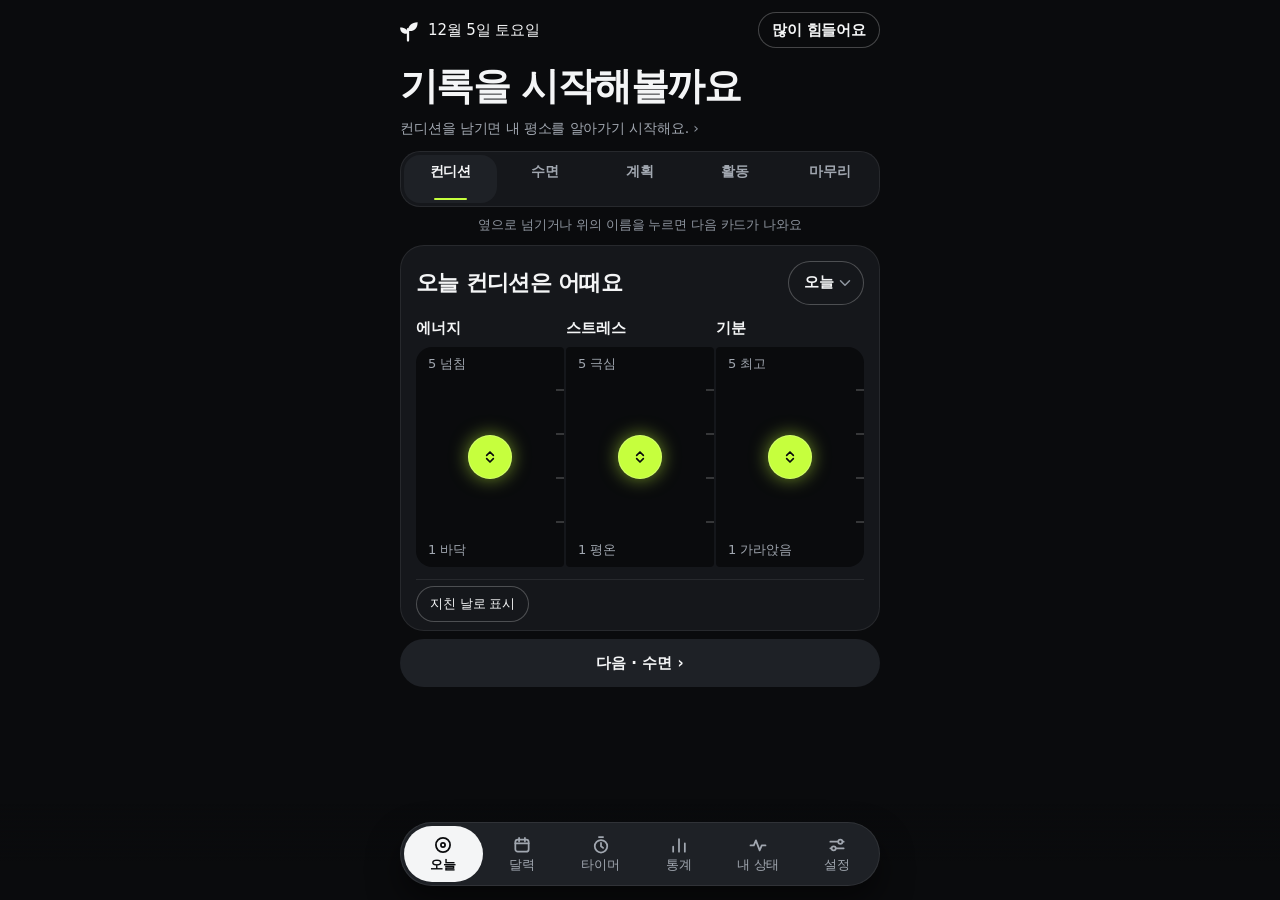
<file: index.html>
<!doctype html>
<html lang="ko">
<head>
  <meta charset="utf-8">
  <meta name="viewport" content="width=device-width, initial-scale=1, viewport-fit=cover">
  <meta name="description" content="운동·공부·수면·회복과 계획을 한곳에서 챙기는 자기계발 도구">
  <title>그로우로그</title>
  <link rel="manifest" href="manifest.webmanifest">
  <link rel="icon" type="image/png" sizes="192x192" href="icons/icon-192.png">
  <link rel="apple-touch-icon" href="icons/apple-touch-icon.png">
  <meta name="mobile-web-app-capable" content="yes">
  <meta name="apple-mobile-web-app-capable" content="yes">
  <meta name="apple-mobile-web-app-title" content="그로우로그">
  <meta name="apple-mobile-web-app-status-bar-style" content="black">
  <meta name="theme-color" content="#0a0b0d">
  <script>
    // 라이트 테마를 고른 사람에게 어두운 화면이 먼저 비치지 않게 그리기 전에 테마를 정한다
    try {
      document.documentElement.dataset.theme = JSON.parse(localStorage.getItem('growlog:v1')).theme;
    } catch {}
  </script>
  <link rel="stylesheet" href="css/styles.css">
  <script type="module" src="js/app.js"></script>
</head>
<body>
  <div class="app">
    <header class="topbar">
      <a class="brand" href="#/today" aria-label="그로우로그 오늘 화면">
        <svg viewBox="0 0 32 32" aria-hidden="true"><path d="M16 28V15" stroke="currentColor" stroke-width="2.6" stroke-linecap="round" fill="none"/><path d="M16 17c0-6 4-10 11-10 0 7-4 11-11 10Z" fill="currentColor"/><path d="M16 20c0-4-3-7-9-7 0 5 3 8 9 7Z" fill="currentColor"/></svg>
        <span id="top-label">그로우로그</span>
      </a>
      <a class="help-link" href="#/help">많이 힘들어요</a>
    </header>
    <nav class="tabs" aria-label="주요 메뉴">
      <a class="tab" href="#/today" data-nav="today">
        <svg viewBox="0 0 24 24" aria-hidden="true"><circle cx="12" cy="12" r="8.5"/><circle cx="12" cy="12" r="2.5"/></svg>
        <span>오늘</span>
      </a>
      <a class="tab" href="#/calendar" data-nav="calendar">
        <svg viewBox="0 0 24 24" aria-hidden="true"><rect x="4" y="5.5" width="16" height="14.5" rx="3"/><path d="M4 10h16M8.5 3.5v4M15.5 3.5v4"/></svg>
        <span>달력</span>
      </a>
      <a class="tab" href="#/timer" data-nav="timer">
        <svg viewBox="0 0 24 24" aria-hidden="true"><circle cx="12" cy="13.5" r="7.5"/><path d="M12 9.5v4l2.5 2M9.5 2.5h5"/></svg>
        <span>타이머</span>
      </a>
      <a class="tab" href="#/stats" data-nav="stats">
        <svg viewBox="0 0 24 24" aria-hidden="true"><path d="M5 20v-6M12 20V5M19 20v-10"/></svg>
        <span>통계</span>
      </a>
      <a class="tab" href="#/recovery" data-nav="recovery">
        <svg viewBox="0 0 24 24" aria-hidden="true"><path d="M3 12.5h4l2.5-6 4.5 12 2.5-6h4.5"/></svg>
        <span>내 상태</span>
      </a>
      <a class="tab" href="#/settings" data-nav="settings">
        <svg viewBox="0 0 24 24" aria-hidden="true"><path d="M4 8h9M19 8h1M20 16h-9M5 16H4"/><circle cx="16" cy="8" r="2.5"/><circle cx="8" cy="16" r="2.5"/></svg>
        <span>설정</span>
      </a>
    </nav>
    <div id="save-warning" class="save-warning" role="alert" hidden>기록을 저장하지 못하고 있어요. 저장 공간을 확인하고, 설정에서 백업을 받아두세요.</div>
    <main id="view" class="view" tabindex="-1"></main>
  </div>
  <div id="tooltip" class="tooltip" role="tooltip" hidden></div>
  <div id="toast" class="toast" role="status" aria-live="polite"></div>
  <div id="announce" class="sr-only" aria-live="polite"></div>
</body>
</html>
</file>
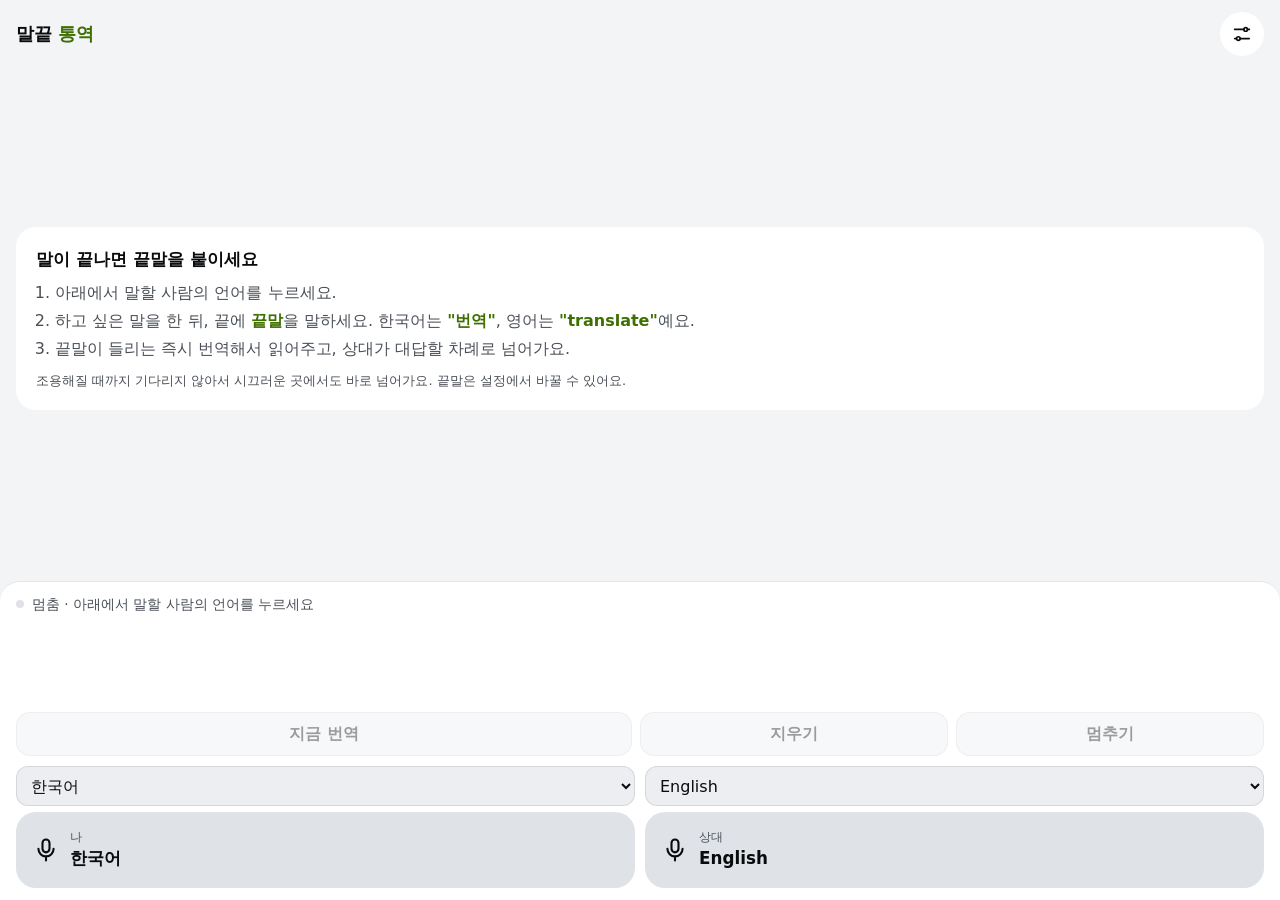
<file: interpreter/index.html>
<!doctype html>
<html lang="ko">
<head>
  <meta charset="utf-8">
  <meta name="viewport" content="width=device-width, initial-scale=1, viewport-fit=cover">
  <meta name="description" content="말 끝에 정해둔 낱말을 말하면 바로 번역해서 읽어주는 통역기">
  <title>말끝 통역</title>
  <meta name="theme-color" content="#0a0b0d">
  <meta name="apple-mobile-web-app-capable" content="yes">
  <meta name="mobile-web-app-capable" content="yes">
  <meta name="apple-mobile-web-app-title" content="말끝 통역">
  <link rel="icon" type="image/png" sizes="192x192" href="../icons/icon-192.png">
  <style>
    :root {
      color-scheme: dark;
      --page: #0a0b0d;
      --surface: #15171b;
      --surface-2: #1e2126;
      --surface-3: #25282e;
      --ink: #f4f5f6;
      --ink-2: #a1a7b0;
      --border: rgba(255, 255, 255, 0.1);
      --accent: #c6ff3d;
      --on-accent: #0a0b0d;
      --accent-line: #c6ff3d;
      --partner: #7dd3fc;
      --on-partner: #0a0b0d;
      --mark: rgba(198, 255, 61, 0.22);
      --critical: #ff8a80;
      --radius: 20px;
      --font: -apple-system, BlinkMacSystemFont, "Pretendard", "Apple SD Gothic Neo", "Noto Sans KR", "Noto Sans CJK KR", "Segoe UI", system-ui, sans-serif;
    }
    @media (prefers-color-scheme: light) {
      :root {
        color-scheme: light;
        --page: #f3f4f6;
        --surface: #ffffff;
        --surface-2: #eceef1;
        --surface-3: #dfe2e7;
        --ink: #0a0b0d;
        --ink-2: #4b5058;
        --border: rgba(10, 11, 13, 0.1);
        --accent-line: #3f6f00;
        --partner: #0369a1;
        --on-partner: #ffffff;
        --mark: rgba(63, 111, 0, 0.16);
        --critical: #b42318;
      }
    }

    * { box-sizing: border-box; }
    html, body { height: 100%; }
    body {
      margin: 0;
      background: var(--page);
      color: var(--ink);
      font-family: var(--font);
      line-height: 1.5;
      display: grid;
      grid-template-rows: auto 1fr auto;
      height: 100dvh;
      -webkit-tap-highlight-color: transparent;
    }
    button, select, input { font: inherit; color: inherit; }
    button { cursor: pointer; }
    button:disabled { cursor: default; opacity: 0.4; }
    :focus-visible { outline: 2px solid var(--accent-line); outline-offset: 2px; }

    .top {
      display: flex;
      align-items: center;
      justify-content: space-between;
      padding: max(12px, env(safe-area-inset-top)) 16px 8px;
    }
    .top h1 { margin: 0; font-size: 1.15rem; letter-spacing: -0.01em; }
    .top h1 span { color: var(--accent-line); }
    .icon-btn {
      width: 44px; height: 44px;
      display: grid; place-items: center;
      border: 0; border-radius: 50%;
      background: var(--surface);
    }
    .icon-btn svg { width: 22px; height: 22px; fill: none; stroke: currentColor; stroke-width: 1.8; stroke-linecap: round; stroke-linejoin: round; }

    .log {
      overflow-y: auto;
      padding: 8px 16px 16px;
      display: flex;
      flex-direction: column;
      gap: 12px;
    }
    .guide {
      margin: auto 0;
      padding: 20px;
      border-radius: var(--radius);
      background: var(--surface);
      color: var(--ink-2);
    }
    .guide h2 { margin: 0 0 8px; color: var(--ink); font-size: 1.05rem; }
    .guide ol { margin: 0; padding-left: 1.2em; }
    .guide li + li { margin-top: 4px; }
    .guide b { color: var(--accent-line); font-weight: 600; }

    .entry {
      max-width: 92%;
      padding: 12px 16px;
      border-radius: var(--radius);
      background: var(--surface);
      border: 1px solid var(--border);
    }
    .entry.from-a { align-self: flex-end; border-bottom-right-radius: 6px; }
    .entry.from-b { align-self: flex-start; border-bottom-left-radius: 6px; }
    .entry .src { margin: 0; color: var(--ink-2); font-size: 0.92rem; }
    .entry .tag {
      display: inline-block;
      margin-right: 6px;
      padding: 0 8px;
      border-radius: 999px;
      background: var(--surface-3);
      font-size: 0.75rem;
      vertical-align: 1px;
    }
    .entry .out { margin: 6px 0 0; font-size: 1.35rem; line-height: 1.4; font-weight: 600; overflow-wrap: anywhere; }
    .entry.from-a .out { color: var(--accent-line); }
    .entry.from-b .out { color: var(--partner); }
    .entry .out.pending { color: var(--ink-2); font-weight: 400; font-size: 1rem; }
    .entry .out.error { color: var(--critical); font-size: 1rem; }
    .entry .why { margin: 2px 0 0; color: var(--ink-2); font-size: 0.75rem; overflow-wrap: anywhere; }
    .entry-actions { display: flex; align-items: center; gap: 10px; margin-top: 8px; }
    .entry-actions:empty { display: none; }
    .entry-actions button {
      min-height: 36px;
      padding: 0 14px;
      border: 1px solid var(--border);
      border-radius: 999px;
      background: var(--surface-2);
      font-size: 0.85rem;
    }
    .engine { color: var(--ink-2); font-size: 0.75rem; }

    .dock {
      padding: 12px 16px max(12px, env(safe-area-inset-bottom));
      background: var(--surface);
      border-top: 1px solid var(--border);
      border-radius: var(--radius) var(--radius) 0 0;
      display: grid;
      gap: 10px;
    }
    .notice {
      margin: 0;
      padding: 10px 14px;
      border-radius: 12px;
      background: var(--surface-2);
      color: var(--critical);
      font-size: 0.9rem;
    }
    .notice[hidden] { display: none; }
    .live { min-height: 108px; }
    .status { margin: 0; color: var(--ink-2); font-size: 0.85rem; display: flex; align-items: center; gap: 8px; }
    .status::before {
      content: "";
      width: 8px; height: 8px;
      border-radius: 50%;
      background: var(--surface-3);
      flex: none;
    }
    [data-phase="listening"] .status::before { background: var(--accent); animation: pulse 1.2s ease-in-out infinite; }
    [data-phase="translating"] .status::before, [data-phase="speaking"] .status::before { background: var(--partner); }
    @keyframes pulse { 50% { opacity: 0.25; } }
    @media (prefers-reduced-motion: reduce) { [data-phase="listening"] .status::before { animation: none; } }
    .live-text {
      margin: 6px 0 0;
      font-size: 1.25rem;
      line-height: 1.4;
      max-height: 5.6em;
      overflow-y: auto;
      overflow-wrap: anywhere;
    }
    .live-text.empty::before { content: "…"; color: var(--ink-2); }
    .live-text mark { background: var(--mark); color: var(--accent-line); border-radius: 6px; padding: 0 4px; }
    .hint { margin: 4px 0 0; color: var(--ink-2); font-size: 0.9rem; }
    .hint:empty { display: none; }

    .actions { display: grid; grid-template-columns: 2fr 1fr 1fr; gap: 8px; }
    .actions button {
      min-height: 44px;
      border: 1px solid var(--border);
      border-radius: 14px;
      background: var(--surface-2);
      font-weight: 600;
    }
    .actions #send-now:not(:disabled) { background: var(--ink); color: var(--page); border-color: transparent; }

    .speakers { display: grid; grid-template-columns: 1fr 1fr; gap: 10px; }
    .speaker { display: grid; gap: 6px; min-width: 0; }
    .speaker select {
      width: 100%;
      min-height: 40px;
      padding: 0 10px;
      border: 1px solid var(--border);
      border-radius: 12px;
      background: var(--surface-2);
    }
    .mic {
      min-height: 76px;
      display: grid;
      grid-template-columns: auto 1fr;
      align-items: center;
      gap: 10px;
      padding: 0 14px;
      border: 2px solid transparent;
      border-radius: var(--radius);
      background: var(--surface-3);
      text-align: left;
      min-width: 0;
    }
    .mic svg { width: 28px; height: 28px; fill: none; stroke: currentColor; stroke-width: 1.8; stroke-linecap: round; }
    .mic-who { display: block; font-size: 0.75rem; color: var(--ink-2); }
    .mic-lang { display: block; font-weight: 700; font-size: 1.05rem; overflow: hidden; text-overflow: ellipsis; white-space: nowrap; }
    .mic > span { min-width: 0; }
    #mic-a.on { background: var(--accent); color: var(--on-accent); }
    #mic-b.on { background: var(--partner); color: var(--on-partner); }
    .mic.on .mic-who { color: inherit; opacity: 0.75; }

    dialog {
      width: min(440px, calc(100% - 32px));
      max-height: calc(100dvh - 32px);
      padding: 20px;
      border: 1px solid var(--border);
      border-radius: var(--radius);
      background: var(--surface);
      color: var(--ink);
    }
    dialog::backdrop { background: rgba(0, 0, 0, 0.55); }
    dialog h2 { margin: 0 0 12px; font-size: 1.1rem; }
    dialog h3 { margin: 18px 0 8px; font-size: 0.9rem; color: var(--ink-2); font-weight: 600; }
    .field { display: grid; gap: 4px; margin-bottom: 10px; font-size: 0.9rem; }
    .field input[type="text"] {
      min-height: 44px;
      padding: 0 12px;
      border: 1px solid var(--border);
      border-radius: 12px;
      background: var(--surface-2);
      font-size: 1rem;
    }
    .field input[type="range"] { width: 100%; accent-color: var(--accent-line); }
    .field-head { display: flex; justify-content: space-between; }
    .help { margin: 0 0 10px; color: var(--ink-2); font-size: 0.8rem; }
    .switch { display: flex; align-items: center; gap: 10px; min-height: 44px; font-size: 0.95rem; }
    .switch input { width: 20px; height: 20px; accent-color: var(--accent-line); flex: none; }
    .link-btn { padding: 0; border: 0; background: none; color: var(--accent-line); font-size: 0.85rem; text-decoration: underline; min-height: 32px; }
    .dialog-actions { display: flex; justify-content: flex-end; margin-top: 16px; }
    .dialog-actions button {
      min-height: 44px; padding: 0 22px;
      border: 0; border-radius: 14px;
      background: var(--ink); color: var(--page); font-weight: 600;
    }
  </style>
  <script type="module" src="app.js"></script>
</head>
<body data-phase="idle">
  <header class="top">
    <h1>말끝 <span>통역</span></h1>
    <button id="open-settings" class="icon-btn" type="button" aria-label="설정">
      <svg viewBox="0 0 24 24" aria-hidden="true"><path d="M4 7h10M18 7h2M4 17h2M10 17h10"/><circle cx="16" cy="7" r="2"/><circle cx="8" cy="17" r="2"/></svg>
    </button>
  </header>

  <main id="log" class="log" aria-live="polite">
    <section class="guide">
      <h2>말이 끝나면 끝말을 붙이세요</h2>
      <ol>
        <li>아래에서 말할 사람의 언어를 누르세요.</li>
        <li>하고 싶은 말을 한 뒤, 끝에 <b>끝말</b>을 말하세요. 한국어는 <b>"번역"</b>, 영어는 <b>"translate"</b>예요.</li>
        <li>끝말이 들리는 즉시 번역해서 읽어주고, 상대가 대답할 차례로 넘어가요.</li>
      </ol>
      <p class="help" style="margin: 10px 0 0">조용해질 때까지 기다리지 않아서 시끄러운 곳에서도 바로 넘어가요. 끝말은 설정에서 바꿀 수 있어요.</p>
    </section>
  </main>

  <section class="dock" aria-label="듣기">
    <p id="notice" class="notice" role="alert" hidden></p>
    <div class="live">
      <p id="status" class="status"></p>
      <p id="live-text" class="live-text" aria-live="polite"></p>
      <p id="hint" class="hint"></p>
    </div>
    <div class="actions">
      <button id="send-now" type="button">지금 번역</button>
      <button id="clear-now" type="button">지우기</button>
      <button id="stop" type="button">멈추기</button>
    </div>
    <div class="speakers">
      <div class="speaker">
        <select id="lang-a" aria-label="내 언어"></select>
        <button id="mic-a" class="mic" type="button" aria-pressed="false">
          <svg viewBox="0 0 24 24" aria-hidden="true"><rect x="9" y="3" width="6" height="11" rx="3"/><path d="M5.5 11a6.5 6.5 0 0 0 13 0M12 17.5V21"/></svg>
          <span><span class="mic-who">나</span><span class="mic-lang">한국어</span></span>
        </button>
      </div>
      <div class="speaker">
        <select id="lang-b" aria-label="상대 언어"></select>
        <button id="mic-b" class="mic" type="button" aria-pressed="false">
          <svg viewBox="0 0 24 24" aria-hidden="true"><rect x="9" y="3" width="6" height="11" rx="3"/><path d="M5.5 11a6.5 6.5 0 0 0 13 0M12 17.5V21"/></svg>
          <span><span class="mic-who">상대</span><span class="mic-lang">English</span></span>
        </button>
      </div>
    </div>
  </section>

  <dialog id="settings">
    <form method="dialog">
      <h2>설정</h2>
      <h3>끝말</h3>
      <label class="field"><span>나 · <span id="trig-a-name"></span></span>
        <input id="trig-a" type="text" autocomplete="off" autocapitalize="off" spellcheck="false">
      </label>
      <label class="field"><span>상대 · <span id="trig-b-name"></span></span>
        <input id="trig-b" type="text" autocomplete="off" autocapitalize="off" spellcheck="false">
      </label>
      <p class="help">쉼표로 여러 개를 쓸 수 있어요 (예: 번역, 번역해). 인식기가 잘 알아듣고, 평소 말 끝에 잘 안 오는 낱말이 좋아요. 비워두면 "지금 번역" 버튼으로만 보내요.</p>
      <button id="reset-triggers" class="link-btn" type="button">기본 끝말로 되돌리기</button>

      <h3>번역한 뒤</h3>
      <label class="switch"><input id="opt-speak" type="checkbox"> 번역한 말을 소리로 읽어주기</label>
      <label class="switch"><input id="opt-switch" type="checkbox"> 상대가 대답할 차례로 넘기기</label>
      <label class="switch"><input id="opt-awake" type="checkbox"> 듣는 동안 화면 켜두기</label>

      <h3>세부 조정</h3>
      <label class="field">
        <span class="field-head">끝말 확인 시간 <output id="wait-out"></output></span>
        <input id="opt-wait" type="range" min="0" max="1.5" step="0.1">
      </label>
      <p class="help">끝말이 들린 뒤 이만큼 더 들어보고 보내요. "번역가"처럼 끝말로 시작하는 낱말을 잘못 잡으면 늘리고, 더 빨리 넘기고 싶으면 줄이세요.</p>
      <label class="field">
        <span class="field-head">읽는 속도 <output id="rate-out"></output></span>
        <input id="opt-rate" type="range" min="0.6" max="1.6" step="0.1">
      </label>

      <div class="dialog-actions"><button value="close">닫기</button></div>
    </form>
  </dialog>
</body>
</html>
</file>
<file: css/styles.css>
/* 그로우로그 스타일 (볼트) — 색은 모두 :root 토큰으로 정하고, 라이트 테마는 같은 토큰을 다시 정의한다 */
:root {
  color-scheme: dark;
  --page: #0a0b0d;
  --surface: #15171b;
  --surface-2: #1e2126;
  --surface-3: #25282e;
  --ink: #f4f5f6;
  --ink-2: #a1a7b0;
  --muted: #8f96a0;
  --grid: rgba(255, 255, 255, 0.08);
  --axis: rgba(255, 255, 255, 0.18);
  --border: rgba(255, 255, 255, 0.08);
  --border-strong: rgba(255, 255, 255, 0.24);
  --focus: #c6ff3d;
  --primary-bg: #f4f5f6;
  --primary-ink: #0a0b0d;
  --accent: #c6ff3d; /* 면으로 쓰는 라임. 글자색은 언제나 --on-accent */
  --on-accent: #0a0b0d;
  --accent-line: #c6ff3d; /* 선과 글자로 쓰는 라임. 라이트에서는 진한 초록으로 바뀐다 */
  --glow: rgba(198, 255, 61, 0.55);
  --success: #c6ff3d;
  /* 영역 색: 사용자가 영역마다 하나씩 고른다 */
  --s0: #6b7078;
  --s1: #c6ff3d;
  --s2: #7dd3fc;
  --s3: #c4b5fd;
  --s4: #fdba74;
  --s5: #f9a8d4;
  --s6: #5eead4;
  --s7: #3b82f6;
  --s8: #f87171;
  --s9: #fde047;
  --s10: #d1d5db;
  --critical: #d03b3b; /* 저장 실패처럼 앱 자체의 문제에만 쓴다 */
  --critical-text: #ff8a80;
  --float-shadow: 0 16px 32px rgba(0, 0, 0, 0.5);
  --radius: 24px;
  --gutter: 20px;
  --font: -apple-system, BlinkMacSystemFont, "Pretendard", "Apple SD Gothic Neo", "Noto Sans KR", "Noto Sans CJK KR", "Segoe UI", system-ui, sans-serif;
}

@media (prefers-color-scheme: light) {
  :root[data-theme="auto"] {
    color-scheme: light;
    --page: #f3f4f6;
    --surface: #ffffff;
    --surface-2: #eceef1;
    --surface-3: #dfe2e7;
    --ink: #0a0b0d;
    --ink-2: #4b5058;
    --muted: #5f646d;
    --grid: rgba(10, 11, 13, 0.08);
    --axis: rgba(10, 11, 13, 0.18);
    --border: rgba(10, 11, 13, 0.08);
    --border-strong: rgba(10, 11, 13, 0.24);
    --focus: #3f6f00;
    --primary-bg: #0a0b0d;
    --primary-ink: #f4f5f6;
    --accent-line: #3f6f00;
    --glow: transparent;
    --success: #3f6f00;
    --s0: #8a9099;
    --s1: #4f8a00;
    --s2: #0284c7;
    --s3: #7c3aed;
    --s4: #c2410c;
    --s5: #db2777;
    --s6: #0f766e;
    --s7: #2563eb;
    --s8: #9f1239;
    --s9: #a16207;
    --s10: #475569;
    --critical-text: #c02b2b;
  --float-shadow: 0 8px 24px rgba(10, 11, 13, 0.1);
  }
}
:root[data-theme="light"] {
  color-scheme: light;
  --page: #f3f4f6;
  --surface: #ffffff;
  --surface-2: #eceef1;
  --surface-3: #dfe2e7;
  --ink: #0a0b0d;
  --ink-2: #4b5058;
  --muted: #5f646d;
  --grid: rgba(10, 11, 13, 0.08);
  --axis: rgba(10, 11, 13, 0.18);
  --border: rgba(10, 11, 13, 0.08);
  --border-strong: rgba(10, 11, 13, 0.24);
  --focus: #3f6f00;
  --primary-bg: #0a0b0d;
  --primary-ink: #f4f5f6;
  --accent-line: #3f6f00;
  --glow: transparent;
  --success: #3f6f00;
  --s0: #8a9099;
  --s1: #4f8a00;
  --s2: #0284c7;
  --s3: #7c3aed;
  --s4: #c2410c;
  --s5: #db2777;
  --s6: #0f766e;
  --s7: #2563eb;
  --s8: #9f1239;
  --s9: #a16207;
  --s10: #475569;
  --critical-text: #c02b2b;
  --float-shadow: 0 8px 24px rgba(10, 11, 13, 0.1);
}

* { box-sizing: border-box; }
[hidden] { display: none !important; }
html { scroll-padding: calc(72px + env(safe-area-inset-top)) 0 calc(104px + env(safe-area-inset-bottom)); overscroll-behavior-x: none; -webkit-text-size-adjust: 100%; -webkit-tap-highlight-color: transparent; } /* 트랙패드로 카드를 옆으로 밀 때 브라우저 뒤로 가기가 함께 일어나지 않게 */
body {
  margin: 0;
  background: var(--page);
  color: var(--ink);
  font: 15px/1.5 var(--font);
  letter-spacing: -0.01em;
  -webkit-font-smoothing: antialiased;
  word-break: keep-all;
  overflow-wrap: anywhere; /* 띄어쓰기 없는 긴 이름도 화면 밖으로 나가지 않게 */
}
a { color: inherit; }
button { font: inherit; color: inherit; letter-spacing: inherit; }
a, button, label { touch-action: manipulation; } /* 두 번 탭 확대 지연 없애기 */
:focus-visible { outline: 2px solid var(--focus); outline-offset: 2px; }

/* 홈 화면 앱으로 실행할 때: 당겨서 새로고침과 글자 선택을 막아 앱처럼 동작하게 한다 */
@media (display-mode: standalone) {
  html, body { overscroll-behavior-y: none; }
  .topbar, .tabs, .btn, .chip, .seg-btn, .act, .fader, .stat-row, .fold-head, .more-toggle, .day-pill, .list-more, .plan-check, .plan-main, .cal-day, .deck-tab, .entry-edit { -webkit-user-select: none; user-select: none; }
}
/* 아이폰 앱 안의 웹뷰는 standalone으로 잡히지 않는다 */
.native, .native body { overscroll-behavior-y: none; }
.native :is(.topbar, .tabs, .btn, .chip, .seg-btn, .act, .fader, .stat-row, .fold-head, .more-toggle, .day-pill, .list-more, .plan-check, .plan-main, .cal-day, .deck-tab, .entry-edit) { -webkit-user-select: none; user-select: none; }
.native a { -webkit-touch-callout: none; }

/* ---------- 레이아웃 ---------- */
.app {
  max-width: 520px;
  margin: 0 auto;
  padding: 0 max(var(--gutter), env(safe-area-inset-right)) calc(116px + env(safe-area-inset-bottom)) max(var(--gutter), env(safe-area-inset-left));
}
.topbar {
  position: sticky;
  top: 0;
  z-index: 10;
  display: flex;
  align-items: center;
  justify-content: space-between;
  gap: 12px;
  min-height: 60px;
  margin-inline: calc(var(--gutter) * -1); /* 차트(.chart.bleed)처럼 여백까지 덮어 밑으로 지나가는 내용이 옆으로 보이지 않게 */
  padding: calc(8px + env(safe-area-inset-top)) var(--gutter) 8px;
  background: var(--page);
}
.brand {
  display: flex;
  align-items: center;
  gap: 6px;
  min-width: 0;
  min-height: 44px;
  font-size: 15px;
  font-weight: 500;
  text-decoration: none;
}
.brand svg { flex: none; width: 28px; height: 28px; margin-left: -6px; }
.brand span { overflow: hidden; text-overflow: ellipsis; white-space: nowrap; }
.brand.live::after { /* 글자가 말줄임으로 잘려도 점은 남도록 글자 칸 바깥에 둔다 */
  content: "";
  flex: none;
  width: 8px;
  height: 8px;
  margin-left: 2px;
  border-radius: 50%;
  background: var(--accent-line);
  box-shadow: 0 0 8px var(--glow);
}
.help-link {
  position: relative;
  flex: none;
  display: inline-flex;
  align-items: center;
  height: 36px;
  margin: 4px 0;
  padding: 0 14px;
  border-radius: 999px;
  box-shadow: inset 0 0 0 1px var(--border-strong);
  font-size: 15px;
  font-weight: 600;
  text-decoration: none;
}
.help-link::after, .btn.small::after, .chip.small::after { content: ""; position: absolute; inset: -5px 0; } /* 보이는 크기는 작아도 누르는 크기는 44px */
.tabs {
  position: fixed;
  right: max(var(--gutter), env(safe-area-inset-right));
  bottom: calc(14px + env(safe-area-inset-bottom));
  left: max(var(--gutter), env(safe-area-inset-left));
  z-index: 20;
  display: grid;
  grid-template-columns: repeat(6, minmax(0, 1fr));
  max-width: 480px;
  margin-inline: auto;
  padding: 4px;
  border-radius: 999px;
  background: var(--surface-2);
  box-shadow: inset 0 0 0 1px var(--border), var(--float-shadow);
}
body::after { /* 떠 있는 탭 아래로 글자가 비치지 않게 */
  content: "";
  position: fixed;
  inset: auto 0 0;
  z-index: 19;
  height: calc(96px + env(safe-area-inset-bottom));
  background: linear-gradient(to top, var(--page) 40%, transparent);
  pointer-events: none;
}
@media (pointer: coarse) { /* 글자를 치는 동안에는 탭이 키보드 바로 위에서 입력칸을 가리니 내린다 */
  html:has(input:not([type="date"], [type="time"]):focus) .tabs,
  html:has(input:not([type="date"], [type="time"]):focus) body::after { display: none; }
}
.tab {
  display: flex;
  flex-direction: column;
  align-items: center;
  justify-content: center;
  gap: 2px;
  min-height: 56px;
  border-radius: 999px;
  color: var(--ink-2);
  font-size: 13px;
  line-height: 16px;
  font-weight: 500;
  text-decoration: none;
}
.tab svg {
  width: 20px;
  height: 20px;
  fill: none;
  stroke: currentColor;
  stroke-width: 2.1;
  stroke-linecap: round;
  stroke-linejoin: round;
}
.tab[aria-current="page"] { background: var(--primary-bg); color: var(--primary-ink); font-weight: 600; }
.view:focus { outline: none; }

/* ---------- 공통 ---------- */
.page-head { margin: 4px 0 20px; }
h1 { margin: 0; font-size: 40px; line-height: 1.12; font-weight: 700; letter-spacing: -0.04em; }
.card {
  margin-bottom: 8px;
  padding: 16px;
  background: var(--surface);
  border-radius: var(--radius);
  box-shadow: inset 0 0 0 1px var(--border);
}
.card h2 { margin: 0 0 4px; font-size: 22px; line-height: 1.27; font-weight: 600; letter-spacing: -0.03em; }
.card h3 { margin: 0; font-size: 15px; font-weight: 600; }
.card h2 + .chips, .card h2 + .advice { margin-top: 12px; }
.card > details.table-view:only-child { margin: -8px 0; }
.card-head { display: flex; align-items: center; justify-content: space-between; gap: 8px; min-height: 36px; margin-bottom: 8px; }
.card-head h2 { margin: 0; }
.card-head .btn { flex: none; }
.sub { margin: 0 0 16px; color: var(--ink-2); font-size: 14px; }
.hint { color: var(--muted); font-size: 13px; font-weight: 500; }
.empty { margin: 4px 0 0; color: var(--ink-2); font-size: 14px; }
.row { display: flex; gap: 10px; }
.grow { flex: 1; min-width: 0; }
.stack { display: grid; grid-template-columns: minmax(0, 1fr); gap: 14px; }
.dot { flex: none; width: 8px; height: 8px; border-radius: 50%; }
.nowrap { white-space: nowrap; }
.mini-title { margin: 20px 0 4px !important; color: var(--ink-2); font-size: 13px !important; }

/* 버튼 */
.btn {
  position: relative;
  display: inline-flex;
  align-items: center;
  justify-content: center;
  gap: 6px;
  min-height: 48px;
  padding: 0 20px;
  border: 0;
  border-radius: 999px;
  background: var(--surface-2);
  color: var(--ink);
  font-weight: 600;
  text-decoration: none;
  cursor: pointer;
}
.btn.primary { background: var(--primary-bg); color: var(--primary-ink); }
.btn.ghost { background: transparent; color: var(--ink-2); }
.btn.danger { color: var(--critical-text); }
.btn.small { min-height: 36px; padding: 0 14px; font-size: 13px; font-weight: 500; }
.btn.outline { background: transparent; box-shadow: inset 0 0 0 1px var(--border-strong); }
.btn.block { width: 100%; }
.btn-row { display: flex; flex-wrap: wrap; gap: 8px; }
.btn-row.data-actions { display: grid; grid-template-columns: repeat(2, minmax(0, 1fr)); }
.icon-btn {
  display: grid;
  place-items: center;
  flex: none;
  width: 44px;
  height: 44px;
  margin-right: -10px;
  border: 0;
  border-radius: 50%;
  background: transparent;
  color: var(--muted);
  cursor: pointer;
}

/* 터치 화면에서는 hover가 눌린 채로 남으므로 마우스가 있을 때만 쓰고, 누를 때는 :active로 반응한다 */
@media (hover: hover) {
  .btn:hover { filter: brightness(1.15); }
  .icon-btn:hover { background: var(--surface-2); color: var(--ink); }
}
.btn:active, .chip:active, .seg-btn:active, .icon-btn:active, .tab:active, .act:active { opacity: 0.6; }

/* 칩·세그먼트 */
.chips { display: flex; flex-wrap: wrap; gap: 8px; }
.chip[aria-pressed="true"] .dot { box-shadow: 0 0 0 1.5px color-mix(in srgb, currentColor 45%, transparent); } /* 고른 칩 바탕과 색이 비슷해도 점이 보이게 */
.swatches { display: grid; grid-template-columns: repeat(5, 36px); justify-content: space-between; row-gap: 12px; max-width: 280px; }
.swatch-btn { position: relative; width: 36px; height: 36px; padding: 0; border: 0; border-radius: 50%; background: var(--c); }
.swatch-btn::after { content: ""; position: absolute; inset: -4px; } /* 누르는 크기는 44px */
.swatch-btn[aria-pressed="true"] { box-shadow: 0 0 0 3px var(--surface), 0 0 0 5px var(--ink); }
.swatch-btn:disabled { opacity: 0.2; }
.maker { padding: 16px; border-radius: 20px; background: var(--surface-2); }
.maker input { background: var(--surface); }
@media (max-width: 340px) {
  :is(.maker, .feel) .seg-btn { padding-inline: 2px; font-size: 14px; white-space: nowrap; }
}
.kind-note { margin: 8px 0 0; }
.maker .swatch-btn[aria-pressed="true"] { box-shadow: 0 0 0 3px var(--surface-2), 0 0 0 5px var(--ink); }
.chip {
  display: inline-flex;
  align-items: center;
  gap: 8px;
  max-width: 100%;
  min-height: 44px;
  overflow: hidden;
  padding: 0 16px;
  border: 0;
  border-radius: 999px;
  background: var(--surface-2);
  font-size: 14px;
  font-weight: 600;
  white-space: nowrap;
  cursor: pointer;
}
.chip[aria-pressed="true"] { background: var(--primary-bg); color: var(--primary-ink); }
.chip.small { position: relative; min-height: 34px; overflow: visible; padding: 0 12px; font-size: 13px; font-weight: 500; }
.chip.small:not([aria-pressed="true"]) { color: var(--ink-2); }
.seg {
  display: grid;
  grid-auto-columns: minmax(0, 1fr);
  grid-auto-flow: column;
  padding: 4px;
  border-radius: 999px;
  background: var(--page);
}
.seg.inline { display: inline-grid; }
.seg.inline .seg-btn { padding: 0 18px; }
.filters .seg, .timer-presets .seg { background: var(--surface); box-shadow: inset 0 0 0 1px var(--border); }
.seg-btn {
  min-height: 44px;
  border: 0;
  border-radius: 999px;
  background: transparent;
  color: var(--ink-2);
  font-weight: 600;
  cursor: pointer;
}
.seg-btn[aria-pressed="true"] { background: var(--primary-bg); color: var(--primary-ink); }
.scale .seg-btn { font-variant-numeric: tabular-nums; }
.scale + .scale { margin-top: 14px; }
.scale-head { display: flex; flex-wrap: wrap; align-items: baseline; justify-content: space-between; gap: 0 8px; margin-bottom: 8px; }
.scale-label { font-size: 15px; font-weight: 600; }
.scale-hint { color: var(--muted); font-size: 13px; white-space: nowrap; }

/* 입력 */
.field { display: flex; flex-direction: column; gap: 6px; min-width: 0; color: var(--ink-2); font-size: 13px; font-weight: 500; }
input, select {
  width: 100%;
  min-width: 0;
  height: 48px;
  padding: 0 14px;
  border: 0;
  border-radius: 14px;
  background: var(--page);
  box-shadow: inset 0 0 0 1px var(--border);
  color: var(--ink);
  font: inherit;
  font-size: 16px;
}
input[type="date"], input[type="time"] { display: block; line-height: 48px; -webkit-appearance: none; appearance: none; } /* iOS는 이 칸들의 폭을 글자에 맞춰 줄인다 */
input::-webkit-date-and-time-value { text-align: left; }
input::placeholder { color: var(--muted); }
input:focus-visible, select:focus-visible { outline-offset: 0; }
select {
  appearance: none;
  padding-right: 30px;
  background-image: url("data:image/svg+xml,%3Csvg xmlns='http://www.w3.org/2000/svg' width='12' height='12' viewBox='0 0 12 12'%3E%3Cpath d='M3 4.5l3 3 3-3' fill='none' stroke='%238f96a0' stroke-width='1.6' stroke-linecap='round'/%3E%3C/svg%3E");
  background-position: right 10px center;
  background-repeat: no-repeat;
}
.suffix-in { position: relative; display: block; }
.suffix-in input { padding-right: 60px; }
.suffix-in span {
  position: absolute;
  top: 50%;
  right: 14px;
  transform: translateY(-50%);
  color: var(--muted);
  font-size: 13px;
  font-weight: 500;
  pointer-events: none;
}
.suffix-in.narrow { max-width: 200px; }

/* ---------- 큰 말 ---------- */
.hero { display: block; margin: 8px 0 20px; color: inherit; text-decoration: none; }
.hero-word {
  margin: 0;
  font-size: clamp(46px, 14.6vw, 60px);
  line-height: 1.08;
  font-weight: 700;
  letter-spacing: -0.04em;
  text-wrap: balance;
}
.hero-word.xl { font-size: clamp(50px, 17.4vw, 68px); line-height: 1.06; }
.hero-word.mid { font-size: clamp(42px, 13.3vw, 52px); }
.hero-word.long { font-size: clamp(32px, 9.4vw, 40px); line-height: 1.16; }
.hero-note { margin: 12px 0 0; color: var(--ink-2); font-size: 15px; font-weight: 500; }
.hero-note b { color: var(--ink); font-weight: 600; }
.ticks { display: flex; justify-content: space-between; height: 22px; margin-top: 18px; }
.ticks i { width: 4px; border-radius: 2px; background: var(--axis); }
.ticks i.none { background: var(--grid); }
.ticks i.lit { background: var(--accent-line); box-shadow: 0 0 8px var(--glow); }

/* ---------- 오늘 ---------- */
.banner {
  display: flex;
  flex-wrap: wrap;
  align-items: center;
  gap: 8px 12px;
  margin: 0;
  padding: 12px 12px 12px 16px;
  border-radius: var(--radius);
  background: var(--surface);
  box-shadow: inset 0 0 0 1px var(--border);
  font-size: 14px;
  font-weight: 500;
}
.banner > span { flex: 1 1 140px; }
.banner .btn { flex: none; white-space: nowrap; }
.banner-actions { display: flex; flex: none; gap: 8px; }
.sr-only { position: absolute; width: 1px; height: 1px; overflow: hidden; clip-path: inset(50%); white-space: nowrap; }
/* 안내 띠 묶음. 띠가 없으면 :empty로 자리를 차지하지 않는다 */
.notices { display: grid; gap: 8px; margin: 4px 0 8px; }
.notices:empty { display: none; }
/* 오늘 탭의 큰 말은 한 줄로 줄여 요약으로 쓴다. 두 줄짜리 큰 말은 회복 탭에 있다 */
.hero.today { margin: 4px 0 12px; }
.hero.today .hero-word { font-size: clamp(28px, 9.2vw, 38px); line-height: 1.16; }
.hero.today .hero-word.xl { font-size: clamp(34px, 10.6vw, 44px); line-height: 1.1; }
.hero.today .hero-word.fit { font-size: clamp(24px, 7.8vw, 32px); line-height: 1.2; }
.hero.today .hero-word.long { font-size: clamp(24px, 7.4vw, 30px); line-height: 1.2; }
.hero-meta { display: flex; flex-wrap: wrap; align-items: center; gap: 6px 14px; margin-top: 10px; }
.hero-meta .ticks { flex: 1 1 120px; max-width: 168px; height: 18px; margin: 0; }
.hero-meta .hero-note { flex: 1 1 160px; margin: 0; font-size: 14px; }
.hero-meta .ticks + .hero-note { flex: 0 1 auto; }
a.hero .hero-note::after { content: " \203A"; content: " \203A" / ""; color: var(--muted); } /* 회복 탭으로 가는 길이라는 표시. 화면 읽기에는 읽히지 않게 한다 */
/* 컨디션과 수면 카드 */
.daily { padding: 0 16px; }
.daily.past { box-shadow: inset 0 0 0 1.5px var(--accent-line); } /* 밀린 날을 고치는 중 */
.daily-part + .daily-part { border-top: 1px solid var(--grid); }
.daily-part.open { padding: 16px 0; }
.part-head { display: flex; flex-wrap: wrap; align-items: center; justify-content: space-between; gap: 8px; min-height: 44px; margin-bottom: 12px; }
.part-head h2 { margin: 0; }
.part-head > .stat-val { margin-left: auto; }
.fold-head { display: inline-flex; align-items: center; gap: 6px; min-height: 44px; margin: 0 0 0 -6px; padding: 0 6px; border: 0; border-radius: 12px; background: none; color: inherit; font: inherit; letter-spacing: inherit; text-align: left; cursor: pointer; }
.fold-chev { flex: none; width: 20px; height: 20px; fill: none; stroke: var(--muted); stroke-width: 2; stroke-linecap: round; stroke-linejoin: round; transition: transform 0.2s; }
[aria-expanded="true"] > .fold-chev { transform: rotate(180deg); }
.stat-row { position: relative; display: flex; flex-wrap: wrap; align-items: center; column-gap: 12px; width: calc(100% + 16px); min-height: 68px; margin: 0 -8px; padding: 10px 8px; border: 0; border-radius: 16px; background: none; color: inherit; text-align: left; cursor: pointer; }
.stat-day { flex: 1 0 100%; margin-bottom: 4px; color: var(--accent-line); font-size: 12px; font-weight: 600; line-height: 16px; }
.stat-cells { display: flex; flex: 1 1 auto; gap: 16px; min-width: 0; }
.stat-row > .stat { flex: 1 1 auto; }
.stat { display: flex; flex-direction: column; gap: 2px; min-width: 0; }
.stat-label { color: var(--ink-2); font-size: 13px; font-weight: 500; line-height: 16px; white-space: nowrap; }
.stat-val { font-size: 26px; line-height: 30px; font-weight: 600; letter-spacing: -0.03em; font-variant-numeric: tabular-nums; white-space: nowrap; }
.stat-val small { margin-left: 1px; line-height: 1; color: var(--ink-2); font-size: 13px; font-weight: 600; letter-spacing: -0.01em; }
.stat-val.none { color: var(--muted); }
.stat-ask { color: var(--ink-2); font-size: 15px; font-weight: 600; line-height: 30px; }
.stat-side { display: flex; flex: none; flex-direction: column; align-items: flex-end; color: var(--muted); font-size: 13px; font-weight: 500; line-height: 18px; font-variant-numeric: tabular-nums; white-space: nowrap; }
.todo { flex: none; padding: 6px 12px; border-radius: 999px; box-shadow: inset 0 0 0 1px var(--accent-line); color: var(--accent-line); font-size: 13px; font-weight: 600; line-height: 18px; white-space: nowrap; }
.more-line { display: flex; align-items: center; gap: 8px; min-height: 48px; margin-top: 12px; border-top: 1px solid var(--grid); }
.more-line:last-child { margin-bottom: -12px; }
.more-line .btn { flex: none; }
.more-toggle { display: flex; flex: 1 1 auto; align-items: center; gap: 4px; min-width: 0; min-height: 48px; padding: 0; border: 0; background: none; color: inherit; text-align: left; cursor: pointer; }
.more-title { flex: none; font-size: 15px; font-weight: 600; }
.more-hint { min-width: 0; margin-left: 4px; overflow: hidden; color: var(--muted); font-size: 13px; font-weight: 500; text-overflow: ellipsis; white-space: nowrap; }
.extra { margin-top: 12px; }
.day-pill { position: relative; flex: none; display: inline-flex; align-items: center; gap: 2px; height: 44px; margin-left: auto; padding: 0 10px 0 16px; border-radius: 999px; box-shadow: inset 0 0 0 1px var(--border-strong); font-size: 15px; font-weight: 600; white-space: nowrap; cursor: pointer; }
.day-pill .fold-chev { width: 18px; height: 18px; }
.day-pill select { position: absolute; inset: 0; width: 100%; height: 100%; padding: 0; opacity: 0; font-size: 16px; cursor: pointer; } /* 16px보다 작으면 iOS가 확대한다 */
.day-pill:has(select:focus-visible) { outline: 2px solid var(--focus); outline-offset: 2px; }
.stat-row:active, .fold-head:active, .more-toggle:active, .list-more:active { opacity: 0.6; }
/* 활동 기록 */
[data-card="entry"] .card-head { margin-bottom: 12px; }
[data-card="entry"] > .stack, [data-form="entry"] { gap: 10px; }
.mins-row { display: grid; grid-template-columns: minmax(88px, 1.5fr) repeat(3, minmax(44px, 1fr)); gap: 8px; }
.mins-row .suffix-in input { padding-right: 34px; }
.chip.quick { justify-content: center; min-height: 48px; padding: 0; color: var(--ink-2); font-size: 15px; font-variant-numeric: tabular-nums; }
.submit-row { display: grid; grid-template-columns: minmax(0, 148px) minmax(0, 1fr); gap: 8px; }
.submit-row .btn { padding: 0 12px; }
[data-form="entry"] input[name="title"] { text-overflow: ellipsis; }
.list-more { display: flex; align-items: center; justify-content: center; gap: 4px; width: 100%; min-height: 48px; padding: 0; border: 0; border-top: 1px solid var(--grid); background: none; color: var(--ink-2); font-size: 14px; font-weight: 600; cursor: pointer; }
.week-card .card-head { margin-bottom: 12px; }
@media (max-width: 359px) {
  .more-hint { display: none; } /* 지친 날로 표시 옆에 들어가지 않는다 */
}
@media (max-width: 340px) {
  .part-head h2 { font-size: 20px; }
  .stat-cells { gap: 10px; }
  .mins-row { gap: 6px; }
  .day-pill { padding: 0 8px 0 12px; }
}
.faders { display: grid; grid-template-columns: repeat(3, minmax(0, 1fr)); gap: 2px; }
.fader-name { margin: 0 0 8px; font-size: 15px; font-weight: 600; }
.fader { position: relative; height: 220px; overflow: hidden; border-radius: 4px; background: var(--page); }
.fader-col:first-child .fader { border-radius: 16px 4px 4px 16px; }
.fader-col:last-child .fader { border-radius: 4px 16px 16px 4px; }
.fader::after { /* 칸마다 오른쪽 끝에 놓인 눈금 */
  content: "";
  position: absolute;
  top: 0;
  right: 0;
  width: 8px;
  height: 80%;
  background: repeating-linear-gradient(to bottom, transparent 0 calc(25% - 2px), var(--axis) calc(25% - 2px) 25%);
  pointer-events: none;
}
.fader-fill { position: absolute; right: 0; bottom: 0; left: 0; height: var(--level); background: var(--surface-3); }
.fader-line { position: absolute; right: 8px; bottom: calc(var(--level) - 4px); left: 8px; height: 4px; border-radius: 2px; background: var(--ink); }
.fader-line.full { right: 16px; left: 16px; } /* 맨 위에서는 바깥 둥근 모서리에 끝이 깎이지 않게 */
.fader-num { position: absolute; top: calc(100% - var(--level) + 10px); left: 12px; font-size: 40px; line-height: 44px; font-weight: 600; letter-spacing: -0.04em; font-variant-numeric: tabular-nums; }
.fader-num.above { top: auto; bottom: calc(var(--level) + 6px); }
.fader-num.full { top: 30px; }
.fader-end { position: absolute; left: 12px; color: var(--ink-2); font-size: 13px; font-weight: 500; line-height: 18px; }
.fader-end.top { top: 8px; }
.fader-end.bottom { bottom: 8px; }
.fader-knob {
  position: absolute;
  top: 50%;
  left: 50%;
  display: grid;
  place-items: center;
  width: 44px;
  height: 44px;
  margin: -22px 0 0 -22px;
  border-radius: 50%;
  background: var(--accent);
  box-shadow: inset 0 0 0 1px var(--border-strong), 0 0 18px var(--glow);
  color: var(--on-accent);
}
.fader-knob svg { width: 20px; height: 20px; fill: none; stroke: currentColor; stroke-width: 2; stroke-linecap: round; stroke-linejoin: round; }
.fader-btns { position: absolute; inset: 0; display: grid; grid-template-rows: repeat(5, minmax(0, 1fr)); }
.fader-btns button { display: block; width: 100%; padding: 0; border: 0; background: transparent; cursor: pointer; }
.fader-btns button:focus-visible { outline-offset: -2px; }
.marks-card h2 { font-size: 15px; font-weight: 600; letter-spacing: -0.01em; }
.goal + .goal { margin-top: 12px; }
.goal-head { display: flex; flex-wrap: wrap; align-items: baseline; justify-content: space-between; gap: 0 6px; margin-bottom: 6px; font-size: 13px; }
.goal-name { display: flex; align-items: center; gap: 8px; min-width: 0; font-weight: 600; }
.goal-val { flex: none; margin-left: auto; color: var(--ink-2); text-align: right; font-variant-numeric: tabular-nums; }
.goal-val strong { color: var(--ink); font-weight: 600; }
.met { color: var(--success); font-weight: 700; }
.bar { display: flex; justify-content: space-between; height: 10px; }
.bar i { flex: none; width: 3px; border-radius: 2px; background: var(--axis); }
.bar i.on { background: var(--ink); }
.bar.milestone { margin-top: 16px; }

/* 기록 목록 */
.entries { margin: 0; padding: 0; list-style: none; }
.entry { display: flex; align-items: center; gap: 12px; min-height: 56px; padding: 6px 0; border-top: 1px solid var(--grid); }
.entry:first-child { border-top: 0; }
.entry-main { display: flex; flex: 1; flex-direction: column; min-width: 0; }
.entry-title { overflow: hidden; font-weight: 600; text-overflow: ellipsis; white-space: nowrap; }
.entry-meta { color: var(--muted); font-size: 13px; }
.entry-min { font-size: 15px; font-weight: 600; white-space: nowrap; font-variant-numeric: tabular-nums; }
.day-group h3 { display: flex; justify-content: space-between; margin: 18px 0 2px !important; color: var(--ink-2); font-size: 13px !important; }
.day-group:first-of-type h3 { margin-top: 4px !important; }

/* ---------- 통계 ---------- */
.filters { margin: -4px 0 12px; }
.tiles { display: grid; grid-template-columns: repeat(2, minmax(0, 1fr)); gap: 8px; margin-bottom: 8px; }
.card .tiles { margin: 0; }
.tile { min-width: 0; padding: 16px; border-radius: var(--radius); background: var(--surface); box-shadow: inset 0 0 0 1px var(--border); }
.tile-label { color: var(--ink-2); font-size: 13px; font-weight: 500; }
.tile-value { margin-top: 2px; font-size: clamp(20px, 6vw, 26px); font-weight: 600; letter-spacing: -0.03em; font-variant-numeric: tabular-nums; }
@media (max-width: 359px) {
  .row { flex-direction: column; }
}
@media (max-width: 340px) {
  .card-head { flex-wrap: wrap; }
  .tile-value { font-size: 20px; }
}
.tile-value small { margin-left: 2px; color: var(--ink-2); font-size: 13px; font-weight: 500; }

.legend { display: flex; flex-wrap: wrap; gap: 4px 14px; margin: 0 0 8px; padding: 0; color: var(--ink-2); font-size: 13px; list-style: none; }
.legend li { display: flex; align-items: center; gap: 6px; }
.swatch { width: 10px; height: 10px; border-radius: 3px; }
.chart { width: 100%; min-height: 180px; touch-action: pan-y; }
.chart svg { display: block; overflow: visible; }
.chart .grid { stroke: var(--grid); stroke-width: 1; }
.chart .axis { stroke: var(--axis); stroke-width: 1; }
.chart .tick { fill: var(--ink-2); font-size: 12px; font-variant-numeric: tabular-nums; }
.chart .tick.now { fill: var(--ink); font-weight: 600; }
.chart .hit { fill: transparent; outline: none; }
.chart .col { transition: opacity 0.15s; }
.chart svg:has(.hit:focus-visible) .col:not(:has(.hit:focus-visible)) { opacity: 0.45; }
@media (hover: hover) {
  .chart svg:has(.col:hover) .col:not(:hover) { opacity: 0.45; }
  .chart .hitg:hover .xhair, .chart .hitg:hover .hover-dot { opacity: 1; }
}
.chart .hitg.active .xhair, .chart .hitg.active .hover-dot { opacity: 1; }
.chart .ref { stroke: var(--ink-2); stroke-width: 1; pointer-events: none; }
.chart .ref-label { fill: var(--ink-2); font-size: 11px; font-weight: 600; pointer-events: none; }
.chart .zone { fill: var(--surface); pointer-events: none; }
.chart .zone-label { fill: var(--ink); stroke: var(--surface); stroke-width: 4px; paint-order: stroke; font-size: 13px; font-weight: 500; pointer-events: none; }
.chart .stem { stroke-width: 1.5; pointer-events: none; }
.chart .now-stem { stroke: var(--accent-line); stroke-width: 1.5; opacity: 0.9; pointer-events: none; }
.chart .trend { fill: none; stroke: var(--accent-line); stroke-width: 2.5; stroke-linecap: round; stroke-linejoin: round; filter: drop-shadow(0 0 6px var(--glow)); pointer-events: none; }
.chart .now-dot { fill: var(--accent-line); stroke: var(--page); stroke-width: 3; filter: drop-shadow(0 0 8px var(--glow)); pointer-events: none; }
.chart .lone { fill: var(--accent-line); pointer-events: none; }
.chart .mark { fill: var(--page); stroke: var(--ink); stroke-width: 2; pointer-events: none; }
.chart .mark.over-now { fill: none; }
.chart .mark-label { fill: var(--ink); stroke: var(--page); stroke-width: 3px; paint-order: stroke; font-size: 13px; font-weight: 500; pointer-events: none; }
.chart .xhair { stroke: var(--ink-2); stroke-width: 1; opacity: 0; pointer-events: none; }
.chart .hover-dot { fill: var(--ink); stroke: var(--page); stroke-width: 2; opacity: 0; pointer-events: none; }
.chart .hitg:has(.hit:focus-visible) .xhair, .chart .hitg:has(.hit:focus-visible) .hover-dot { opacity: 1; }
.chart.bleed { margin: 0 calc(var(--gutter) * -1); width: calc(100% + var(--gutter) * 2); }

details.table-view { margin-top: 10px; font-size: 14px; }
details.table-view summary { display: flex; align-items: center; justify-content: space-between; padding: 12px 0; color: var(--ink-2); font-weight: 600; list-style: none; cursor: pointer; }
details.table-view summary::-webkit-details-marker { display: none; }
details.table-view summary::after {
  content: "";
  flex: none;
  width: 8px;
  height: 8px;
  margin: -3px 3px 0 12px;
  border-right: 2px solid var(--muted);
  border-bottom: 2px solid var(--muted);
  transform: rotate(45deg);
}
details.table-view[open] summary::after { margin-top: 3px; transform: rotate(-135deg); }
.table-wrap { margin-top: 8px; overflow-x: auto; }
table { width: 100%; border-collapse: collapse; font-variant-numeric: tabular-nums; }
th, td { padding: 8px; border-bottom: 1px solid var(--grid); text-align: right; white-space: nowrap; }
th:first-child, td:first-child { padding-left: 0; text-align: left; }
th { color: var(--ink-2); font-weight: 600; }

/* ---------- 회복 ---------- */
.trend-block { margin: -4px 0 8px; }
.trend-block .table-view { margin: 4px 0 0; }
.readouts { display: flex; flex-wrap: wrap; justify-content: space-between; gap: 2px 12px; margin: 10px 0 16px; color: var(--ink-2); font-size: 13px; font-weight: 500; }
.readouts b { color: var(--ink); font-size: 15px; font-weight: 600; }
.strip-hint { margin: 10px 0 0; }
.lead { margin: 12px 0 8px; font-size: 15px; }
.lead.flush { margin-top: 0; }
.suggest { margin: 0 0 8px; padding: 14px 16px; border-radius: 16px; background: var(--surface-2); font-size: 14px; font-weight: 500; }
.support .btn-row { margin-top: 12px; }
.chips.static { gap: 6px; }
.fact { padding: 6px 12px; border-radius: 999px; background: var(--surface-2); color: var(--ink-2); font-size: 13px; font-weight: 500; }
.advice { display: grid; gap: 8px; margin: 0; padding: 0; list-style: none; }
.advice li { padding: 14px 16px; border-radius: 16px; background: var(--surface-2); font-size: 14px; }
.usual-row { display: grid; grid-template-columns: 72px auto 1fr; align-items: baseline; gap: 10px; padding: 8px 0; border-top: 1px solid var(--grid); font-size: 14px; }
.usual-row:first-of-type { border-top: 0; }
.usual-row strong { font-weight: 600; }
.usual-row .hint { text-align: right; }
.mini-advice { margin: 8px 0 0; color: var(--ink-2); font-size: 14px; }
.mark-form { margin-bottom: 14px; padding: 16px; border-radius: 20px; background: var(--surface-2); outline: none; }
.mark-form .grow { flex: 1; }
.mark-form .seg { grid-auto-columns: auto; }
.mark-form .seg-btn { padding: 0 2px; font-size: 13px; white-space: nowrap; }
@media (max-width: 300px) {
  .mark-form .seg-btn { line-height: 1.2; white-space: normal; }
}
.mark-form input { background: var(--surface); }
.mark-form .chips, .mark-form .btn-row, .dialog .btn-row, .maker .btn-row { --surface-2: var(--surface); } /* 같은 색 바탕에서 버튼이 글자처럼 보이지 않게 */
.options { display: grid; gap: 6px; }
.option { min-height: 48px; padding: 8px 16px; border: 0; border-radius: 14px; background: var(--surface); font-size: 14px; font-weight: 600; text-align: left; cursor: pointer; }
.option[aria-pressed="true"] { background: var(--primary-bg); color: var(--primary-ink); }
.episode { display: grid; gap: 8px; padding: 16px 0 0; border-top: 1px solid var(--grid); }
.episode + .episode { margin-top: 16px; }
.episode-head { display: flex; align-items: center; justify-content: space-between; gap: 8px; }
.episode-head strong { font-size: 28px; line-height: 1.2; font-weight: 600; letter-spacing: -0.03em; }
.pill-on { flex: none; padding: 4px 12px; border-radius: 999px; background: var(--accent); color: var(--on-accent); font-size: 13px; font-weight: 600; white-space: nowrap; }
.episode-sev { margin: 0; color: var(--ink-2); font-size: 14px; }
.episode .hint { margin: 0; }
.episode .btn-row { margin-top: 8px; }
.episode .btn.ghost { margin-left: -14px; }
.fact-grid { display: grid; grid-template-columns: repeat(2, minmax(0, 1fr)); gap: 12px 16px; margin: 6px 0 4px; }
.fact-grid span { display: block; color: var(--ink-2); font-size: 13px; font-weight: 500; }
.fact-grid b { display: block; font-size: 22px; line-height: 1.25; font-weight: 600; letter-spacing: -0.03em; font-variant-numeric: tabular-nums; }
.fact-grid b small { font-size: 14px; font-weight: 500; letter-spacing: -0.01em; }
.method p { margin: 10px 0; color: var(--ink-2); line-height: 1.6; }
.method h3 { margin: 16px 0 4px; font-size: 14px; }
.method table td, .method table th { text-align: left; white-space: normal; vertical-align: top; }
.sources { margin: 4px 0 0; padding-left: 18px; }
.sources li + li { margin-top: 4px; }
.disclaimer { margin: 16px 0 0; color: var(--muted); font-size: 13px; }
/* 한 달 체크. 고르는 말 다섯 개가 문항을 내려가는 동안에도 보이도록 번호 칸 위에 붙여 둔다 */
.bat-list { margin-top: 4px; }
.bat-intro { margin: 0 0 6px; line-height: 1.6; }
.bat-legend { position: sticky; top: calc(60px + var(--warn-h, 0px) + env(safe-area-inset-top)); z-index: 8; display: grid; grid-template-columns: repeat(5, minmax(0, 1fr)); margin: 12px 0 4px; padding: 6px 4px; background: var(--surface); color: var(--ink-2); font-size: 12px; line-height: 15px; text-align: center; box-shadow: 0 1px 0 var(--grid); }
.bat-legend span { padding: 0 2px; word-break: keep-all; }
.bat-legend b { display: block; color: var(--ink); font-variant-numeric: tabular-nums; }
html:has(.bat-legend) { scroll-padding-top: calc(132px + var(--warn-h, 0px) + env(safe-area-inset-top)); }
.bat-row { padding: 12px 0; }
.bat-row + .bat-row { border-top: 1px solid var(--grid); }
.bat-q { margin: 0 0 8px; line-height: 1.5; }
.bat-row .seg-btn { font-variant-numeric: tabular-nums; scroll-margin-top: 88px; } /* 뒤로 옮겨 가도 문항 글이 고르는 말 밑에 가리지 않게 */
.bat-left { display: flex; flex-wrap: wrap; align-items: center; justify-content: space-between; gap: 8px; padding-top: 12px; border-top: 1px solid var(--grid); }
.bat-left .hint { margin: 0; }
.bat-band { margin: 0 0 6px; }
.bat-band .fact { display: inline-block; color: var(--ink); font-size: 15px; font-weight: 600; }
.bat-result .sub { margin-bottom: 12px; }
.bat-mean { display: flex; flex-wrap: wrap; align-items: baseline; gap: 4px 8px; margin: 0 0 10px; color: var(--ink-2); font-size: 14px; font-weight: 500; }
.bat-mean b { color: var(--ink); font-size: 28px; line-height: 1.2; font-weight: 600; letter-spacing: -0.03em; font-variant-numeric: tabular-nums; }
.bat-mean small { color: var(--muted); font-size: 13px; }
.bat-result .lead { margin: 12px 0 0; }
.bat-help { display: flex; flex-wrap: wrap; align-items: center; justify-content: space-between; gap: 8px; margin: 12px 0 4px; }
.bat-help .hint { flex: 1 1 180px; margin: 0; }
.bat-past summary { cursor: pointer; color: var(--ink-2); font-size: 14px; font-weight: 600; min-height: 44px; display: flex; align-items: center; }
.bat-past[open] summary { margin-bottom: 8px; }
#bat-result:focus { outline: none; }

.contacts { display: grid; gap: 8px; }
.contact { position: relative; display: flex; flex-wrap: wrap; align-items: center; gap: 2px 14px; min-height: 64px; padding: 10px 34px 10px 16px; border-radius: 20px; background: var(--surface-2); text-decoration: none; }
.contact .grow { flex: 1 1 130px; }
.contact strong { font-size: 22px; font-weight: 600; letter-spacing: -0.03em; white-space: nowrap; font-variant-numeric: tabular-nums; }
.contact-label { display: block; font-weight: 600; }
.contact-hint { display: block; color: var(--ink-2); font-size: 13px; }
.chev { position: absolute; top: 50%; right: 16px; transform: translateY(-50%); color: var(--muted); font-size: 26px; line-height: 1; }
.danger-line { margin: 14px 0 8px; font-size: 14px; font-weight: 600; }

/* ---------- 타이머 ---------- */
.timer-title { margin: 4px 0 16px; font-size: 28px; line-height: 1.28; font-weight: 600; letter-spacing: -0.03em; }
.timer-presets .seg { margin-bottom: 16px; }
.dial { position: relative; width: min(100%, 350px); aspect-ratio: 1; margin: 0 auto 24px; }
.dial svg { position: absolute; inset: 0; width: 100%; height: 100%; overflow: visible; }
.dial path { fill: none; stroke-linecap: round; }
.dial .ticks-off { stroke: var(--axis); stroke-width: 2; }
.dial .ticks-on { stroke: var(--accent-line); stroke-width: 2; filter: drop-shadow(0 0 4px var(--glow)); }
.dial .needle { stroke: var(--ink); stroke-width: 3; }
.dial.resting .ticks-on { stroke: var(--ink); filter: none; }
.dial-core {
  position: absolute;
  inset: 11.6%;
  display: grid;
  place-content: center;
  border-radius: 50%;
  background: var(--surface);
  box-shadow: inset 0 0 0 1px var(--border);
  text-align: center;
}
.timer-time { font-size: clamp(52px, 17vw, 68px); line-height: 1; font-weight: 600; letter-spacing: -0.04em; white-space: nowrap; font-variant-numeric: tabular-nums; }
.timer-time.long { font-size: clamp(42px, 13.5vw, 54px); }
.timer-phase { margin-top: 8px; color: var(--ink-2); font-size: 15px; font-weight: 500; }
.timer-actions { display: grid; grid-template-columns: repeat(5, minmax(0, 1fr)); gap: 8px; margin-bottom: 8px; }
.act {
  display: flex;
  flex-direction: column;
  justify-content: space-between;
  grid-column: span 2;
  min-height: 126px;
  padding: 16px;
  border: 0;
  border-radius: var(--radius);
  background: var(--surface);
  box-shadow: inset 0 0 0 1px var(--border);
  font-size: clamp(19px, 5.9vw, 23px);
  font-weight: 600;
  letter-spacing: -0.03em;
  text-align: left;
  text-decoration: none;
  cursor: pointer;
}
.act.primary { grid-column: span 3; background: var(--accent); box-shadow: 0 0 24px rgba(198, 255, 61, 0.12); color: var(--on-accent); }
.act.wide { grid-column: 1 / -1; min-height: 64px; flex-direction: row; align-items: center; justify-content: center; gap: 10px; border-radius: 999px; font-size: 20px; text-align: center; }
.act.low { grid-column: span 3; min-height: 96px; font-size: 13px; font-weight: 500; letter-spacing: -0.01em; color: var(--ink-2); cursor: default; }
.act.low b { color: var(--ink); font-size: 22px; font-weight: 600; letter-spacing: -0.03em; }
.act.quiet { grid-column: span 2; min-height: 96px; align-items: center; justify-content: center; gap: 4px; background: transparent; box-shadow: inset 0 0 0 1px var(--border-strong); font-size: 13px; font-weight: 500; letter-spacing: -0.01em; }
.act-icon { display: grid; place-items: center; width: 40px; height: 40px; border-radius: 50%; background: var(--surface-2); }
.act.primary .act-icon { background: var(--on-accent); color: var(--accent); }
.act svg { width: 24px; height: 24px; fill: none; stroke: currentColor; stroke-width: 2; stroke-linecap: round; stroke-linejoin: round; }
.timer-note { display: none; margin: 12px 0; }
@media (pointer: coarse) { .timer-note { display: block; } }

/* ---------- 설정 ---------- */
.sub.flush { margin-bottom: 0; }
.steps { margin: 0; padding-left: 20px; font-size: 14px; }
.steps li + li { margin-top: 4px; }
.steps + .hint { margin: 12px 0 0; }
.area-row {
  display: grid;
  /* 이름은 한 줄을 다 쓰고, 종류는 '그때그때 달라요'가 잘리지 않게 넓게 둔다. 보이는 순서는 입력칸 순서와 같다 */
  grid-template-areas: "emoji name name" "goal goal goal" "kind kind act";
  grid-template-columns: 52px 1fr 60px;
  align-items: center;
  gap: 8px;
  padding: 12px 0;
  border-top: 1px solid var(--grid);
}
.area-row .emoji-in { grid-area: emoji; padding: 0; text-align: center; }
.area-row .name-in { grid-area: name; position: relative; }
.area-row .name-in .dot-btn { position: absolute; inset: 0 auto 0 0; display: grid; place-items: center; width: 44px; padding: 0; border: 0; border-radius: 14px 0 0 14px; background: none; }
.area-row .name-in .dot-btn .dot { width: 14px; height: 14px; }
.area-row .name-in .dot-btn:focus-visible { outline-offset: -3px; }
.area-row .area-colors { grid-column: 1 / -1; padding: 4px 0 4px 4px; }
.area-row .name-in input { padding-left: 44px; }
.area-row.add .name-in input { padding-left: 14px; }
.area-row .suffix-in { grid-area: goal; }
.area-row .suffix-in input { padding-right: 50px; } /* 다섯 자리 목표가 잘리지 않게 */
.area-row select { grid-area: kind; }
.area-row > .btn { grid-area: act; padding: 0; }
.area-row > .btn.ghost { justify-content: flex-end; }
@media (min-width: 430px) {
  .area-row { grid-template-areas: "emoji name name name" "goal goal kind act"; grid-template-columns: 52px 1fr 160px 60px; }
}
.hidden-row { display: flex; align-items: center; gap: 10px; padding: 8px 0; }
.hidden-row .grow { color: var(--ink-2); font-weight: 600; }
.hidden-row small { color: var(--muted); font-weight: 500; }
.hidden-row small.block { display: block; }

.save-warning {
  position: sticky; /* 저장 실패는 아래쪽 입력칸에서 일어나므로 내려가 있어도 보여야 한다 */
  top: calc(60px + env(safe-area-inset-top));
  z-index: 9;
  margin: 4px 0 12px;
  padding: 12px 14px;
  border-radius: 16px;
  background: var(--critical);
  color: #fff;
  font-size: 14px;
  font-weight: 600;
}

/* ---------- 확인 창·툴팁·토스트 ---------- */
.dialog {
  width: min(340px, calc(100% - 32px));
  padding: 24px;
  border: 0;
  border-radius: var(--radius);
  background: var(--surface-2);
  color: var(--ink);
}
.dialog::backdrop { background: rgba(0, 0, 0, 0.6); }
.dialog p { margin: 0 0 16px; font-size: 16px; font-weight: 600; }
.dialog .btn-row { justify-content: flex-end; }
.tooltip {
  position: fixed;
  top: 0;
  left: 0;
  z-index: 50;
  min-width: 130px;
  padding: 10px 12px;
  border-radius: 14px;
  background: var(--surface-2);
  box-shadow: inset 0 0 0 1px var(--border-strong), 0 8px 24px rgba(0, 0, 0, 0.4);
  color: var(--ink);
  font-size: 13px;
  pointer-events: none;
}
.tip-title { margin-bottom: 4px; color: var(--ink-2); font-weight: 600; }
.tip-row { display: flex; align-items: center; gap: 8px; line-height: 1.7; }
.tip-key { flex: none; width: 12px; height: 2px; border-radius: 2px; }
.tip-row strong { font-variant-numeric: tabular-nums; }
.tip-row span { color: var(--ink-2); }
.toast {
  position: fixed;
  right: 16px;
  bottom: calc(100px + env(safe-area-inset-bottom));
  left: 16px;
  z-index: 60;
  display: flex;
  align-items: center;
  gap: 14px;
  width: fit-content;
  margin-inline: auto;
  padding: 12px 18px;
  border-radius: 999px;
  background: var(--primary-bg);
  color: var(--primary-ink);
  font-size: 14px;
  font-weight: 600;
  opacity: 0;
  pointer-events: none;
  transform: translateY(16px);
  transition: opacity 0.2s, transform 0.2s;
}
.toast.show { opacity: 1; transform: none; }
.toast.show button { pointer-events: auto; }
.toast button::after { content: ""; position: absolute; inset: -12px -8px; } /* 사라지기 전에 한 번에 누를 수 있게 */
.toast button { position: relative; padding: 0; border: 0; background: none; color: inherit; font-weight: 700; text-decoration: underline; cursor: pointer; white-space: nowrap; }


/* ---------- 계획 (오늘 계획, 달력의 그날 계획) ---------- */
@media (max-width: 340px) {
  .tab { font-size: 12px; } /* 탭 6칸이 한 칸 45px까지 좁아진다 */
}
.plans { margin: 0 0 4px; padding: 0; list-style: none; }
.plan { display: grid; grid-template-columns: 44px minmax(0, 1fr) auto; align-items: center; column-gap: 6px; min-height: 56px; border-top: 1px solid var(--grid); }
.plan:first-child { border-top: 0; }
.plan-check { display: grid; place-items: center; width: 44px; height: 44px; margin-left: -10px; padding: 0; border: 0; background: none; color: var(--on-accent); cursor: pointer; }
.plan-check > span { display: grid; place-items: center; width: 24px; height: 24px; border-radius: 50%; box-shadow: inset 0 0 0 2px var(--muted); } /* 아직인 동그라미도 바탕과 3:1 넘게 보이게 */
.plan-check svg { width: 18px; height: 18px; fill: none; stroke: currentColor; stroke-width: 2.6; stroke-linecap: round; stroke-linejoin: round; opacity: 0; }
.plan-check[aria-pressed="true"] > span { background: var(--accent); box-shadow: none; }
.plan-check[aria-pressed="true"] svg { opacity: 1; }
.plan-check:disabled { cursor: default; opacity: 0.4; }
.plan-main { display: flex; flex-direction: column; align-items: flex-start; justify-content: center; gap: 1px; min-width: 0; min-height: 56px; padding: 6px 0; border: 0; background: none; color: inherit; font: inherit; text-align: left; cursor: pointer; }
.plan-time { color: var(--ink-2); font-size: 13px; font-weight: 600; }
.plan-title { display: -webkit-box; overflow: hidden; font-weight: 600; overflow-wrap: anywhere; -webkit-box-orient: vertical; -webkit-line-clamp: 2; }
.plan-meta { display: flex; flex-wrap: wrap; align-items: center; gap: 0 4px; color: var(--muted); font-size: 13px; }
.plan-meta .dot { margin-right: 2px; }
.plan.done .plan-title { color: var(--ink-2); }
.plan.rest .plan-title, .plan.rest .plan-time { color: var(--ink-2); }
.plan-pill { padding: 4px 10px; border-radius: 999px; box-shadow: inset 0 0 0 1px var(--border-strong); color: var(--ink-2); font-size: 13px; font-weight: 600; white-space: nowrap; }
.plan > .btn { padding: 0 12px; }
.plan-main:active, .plan-check:not(:disabled):active { opacity: 0.6; }
.plan-panel { margin: 0 -16px 8px; padding: 16px; border-radius: 20px; background: var(--surface-2); }
.plan-panel input { background: var(--surface); }
.plan-panel .chips, .plan-panel .btn-row { --surface-2: var(--surface); } /* 같은 색 바탕에서 버튼이 글자처럼 보이지 않게 */
.plan-panel .days { background: var(--surface); }
.plan-links .chip { max-width: 100%; }
.chip-text { min-width: 0; overflow: hidden; text-overflow: ellipsis; }
.chip-side { flex: none; }
.plan-panel:focus { outline: none; }
.plan-panel:focus-visible { outline: 2px solid var(--focus); outline-offset: -2px; }
.plan-actions:empty { display: none; }
.plan-clear { justify-self: start; margin-top: -6px; }
.plan-clear[hidden] { display: none; }
.plan-time-in { flex: 0 0 132px; }
.plan-add .more-line { margin-top: 0; }
.hint.flush { margin: 0; }
.days { display: grid; grid-template-columns: repeat(7, minmax(0, 1fr)); margin-inline: -8px; padding: 4px; border-radius: 22px; background: var(--page); }
.days .seg-btn { padding: 0; }
@media (max-width: 374px) {
  .days { grid-template-columns: repeat(4, minmax(0, 1fr)); } /* 좁은 화면에서도 요일 한 칸이 44px보다 좁아지지 않게 */
}
@media (max-width: 359px) {
  .plan-time-in { flex-basis: auto; }
}

/* ---------- 달력 ---------- */
.cal { margin: 0 calc(var(--gutter) * -1) 12px; padding: 0 4px; }
.cal-head { display: flex; align-items: center; gap: 4px; min-height: 52px; margin: 4px 0 8px; padding: 0 calc(var(--gutter) - 4px); }
.cal-title { margin-right: auto; font-size: 28px; line-height: 1.2; letter-spacing: -0.03em; }
.cal-title small { display: block; color: var(--muted); font-size: 13px; font-weight: 500; letter-spacing: 0; }
.cal-head .icon-btn { margin: 0; color: var(--ink); }
.cal-head .btn[hidden] { display: none; }
.cal-week, .cal-grid { display: grid; grid-template-columns: repeat(7, minmax(0, 1fr)); }
.cal-week { margin-bottom: 4px; color: var(--muted); font-size: 12px; font-weight: 600; text-align: center; }
.cal-day { position: relative; display: flex; flex-direction: column; align-items: center; gap: 4px; min-width: 0; min-height: 52px; padding: 4px 0 6px; border: 0; border-radius: 14px; background: none; color: var(--ink); font: inherit; cursor: pointer; }
.cal-day[aria-pressed="true"] { background: var(--surface-2); box-shadow: inset 0 0 0 2px var(--ink); }
.cal-num { display: grid; place-items: center; width: 30px; height: 30px; border-radius: 50%; font-size: 15px; font-weight: 600; font-variant-numeric: tabular-nums; }
.cal-day[aria-current="date"] .cal-num { box-shadow: inset 0 0 0 2px var(--accent-line); color: var(--accent-line); }
.cal-dots { display: flex; align-items: center; justify-content: center; gap: 3px; height: 6px; }
.cal-dot { width: 6px; height: 6px; border-radius: 50%; background: var(--c); }
.cal-dot.hollow { background: none; box-shadow: inset 0 0 0 1.5px var(--c); }
.cal-more { color: var(--muted); font-size: 11px; font-style: normal; font-weight: 700; line-height: 6px; }
.cal-day:active { opacity: 0.6; }

/* ---------- 내 상태 ---------- */
.sec-name { margin: 22px 0 8px; color: var(--ink-2); font-size: 14px; font-weight: 600; letter-spacing: 0; }
.flow { padding: 14px 16px 12px; }
.flow-row { display: grid; grid-template-columns: 58px minmax(0, 1fr) 70px; align-items: end; gap: 10px; padding: 9px 0; border-top: 1px solid var(--grid); }
.flow-row:first-child { border-top: 0; }
.flow-name { align-self: center; color: var(--ink-2); font-size: 13px; font-weight: 500; }
.flow-cols { display: flex; align-items: flex-end; gap: 2px; height: 30px; }
.flow-cols i { flex: 1; min-width: 0; border-radius: 1.5px; background: var(--axis); }
.flow-cols i.wk { background: var(--ink); }
.flow-cols i.lo { background: var(--accent-line); box-shadow: 0 0 6px var(--glow); }
.flow-cols i.none { height: 3px; background: var(--grid); }
.flow-val { align-self: center; text-align: right; font-size: 17px; font-weight: 600; letter-spacing: -0.02em; font-variant-numeric: tabular-nums; }
.flow-val small { display: block; color: var(--muted); font-size: 11px; font-weight: 500; letter-spacing: 0; white-space: nowrap; }
.flow-foot { display: flex; justify-content: space-between; margin-top: 4px; padding: 0 80px 0 68px; color: var(--muted); font-size: 11px; }
.flow .more-line { justify-content: space-between; margin-top: 8px; }
.know, .try { padding: 16px; }
.know h3 { margin: 0 0 4px; font-size: 15px; font-weight: 600; }
.know h3.know-gap { margin-top: 16px; }
.know-item { display: grid; grid-template-columns: minmax(0, 1fr) auto; gap: 2px 10px; padding: 10px 0; border-top: 1px solid var(--grid); }
.know h3 + .know-item { border-top: 0; }
.know-what { font-weight: 600; overflow-wrap: anywhere; }
.know-num { align-self: center; font-size: 15px; font-weight: 600; font-variant-numeric: tabular-nums; white-space: nowrap; }
.know-why { grid-column: 1 / -1; color: var(--ink-2); font-size: 13px; }
.know-ratio { grid-column: 1 / -1; display: flex; gap: 2px; margin-top: 4px; }
.know-ratio i { flex: 1; height: 4px; border-radius: 1px; background: var(--grid); }
.know-ratio i.on { background: var(--accent-line); }
.know-ratio.drain i.on { background: var(--ink); }
.know-foot { margin-top: 10px; }
.try-item { padding: 12px 0 14px; border-top: 1px solid var(--grid); }
.try-item:first-child { padding-top: 0; border-top: 0; }
.try-item:last-child { padding-bottom: 0; }
.try-say { margin: 0 0 4px; font-size: 17px; font-weight: 600; letter-spacing: -0.02em; }
.try-why { margin: 0 0 10px; color: var(--ink-2); font-size: 13px; }
.more-detail { margin-bottom: 8px; }
.more-detail > summary { display: flex; align-items: center; gap: 8px; min-height: 56px; padding: 0 16px; border-radius: var(--radius); background: var(--surface); box-shadow: inset 0 0 0 1px var(--border); font-size: 15px; font-weight: 600; list-style: none; cursor: pointer; }
.more-detail > summary::-webkit-details-marker { display: none; }
.more-detail-name { flex: 1; }
.more-detail-hint { color: var(--muted); font-size: 13px; font-weight: 500; }
.more-detail[open] > summary > .fold-chev { transform: rotate(180deg); }
.more-detail > summary:active { opacity: 0.6; }
.more-detail-body { margin-top: 8px; }

/* 달력: 기분 눈금, 지친 날 표시, 고른 날의 일기 */
.cal-mood { display: flex; gap: 2px; height: 9px; }
.cal-mood i { width: 3px; height: 9px; border-radius: 1px; background: color-mix(in srgb, var(--ink) 16%, transparent); }
.cal-mood i.on { background: var(--ink); }
.cal-mood.hard i.on { background: var(--accent-line); } /* 오늘 탭 위 '힘든 날' 눈금과 같은 색 */
.cal-mood.hard { box-shadow: 0 3px 0 -1px var(--accent-line); } /* 색만으로 가르지 않게 밑줄도 긋는다. 기분 없이 힘든 날에도 보인다 */
.cal-day .cal-flag { position: absolute; top: 5px; left: calc(50% + 13px); } /* 숫자 동그라미 오른쪽 위 */
.cal-flag { display: inline-block; width: 6px; height: 6px; border-radius: 50%; background: var(--accent-line); }
.cal-legend { display: flex; flex-wrap: wrap; justify-content: center; gap: 4px 14px; margin: 8px var(--gutter) 0; color: var(--muted); font-size: 12px; }
.cal-legend > span { display: inline-flex; align-items: center; gap: 5px; }
.journal { padding: 18px 16px 16px; }
.journal-when { margin: 0; color: var(--muted); font-size: 13px; font-weight: 500; }
.journal h2 { margin: 2px 0 14px; }
.journal-quote { margin: 0 0 16px; padding-left: 14px; border-left: 3px solid var(--accent-line); font-size: 22px; font-weight: 700; line-height: 1.32; letter-spacing: -0.03em; overflow-wrap: anywhere; }
.levels { display: grid; grid-template-columns: repeat(4, minmax(0, 1fr)); gap: 10px; margin-bottom: 4px; padding: 12px 0; border-top: 1px solid var(--grid); border-bottom: 1px solid var(--grid); }
.level-name { display: block; color: var(--ink-2); font-size: 12px; font-weight: 500; }
.level-val { display: block; margin-top: 2px; font-size: 22px; line-height: 28px; font-weight: 600; letter-spacing: -0.03em; font-variant-numeric: tabular-nums; white-space: nowrap; }
@media (max-width: 374px) {
  .level-val { font-size: 19px; } /* '10.5시간'이 한 줄에 들어가게 */
}
.journal-extra { margin: 10px 0 0; color: var(--ink-2); font-size: 13px; line-height: 1.6; }
.level-val small { margin-left: 1px; color: var(--ink-2); font-size: 12px; font-weight: 600; letter-spacing: 0; }
.level-bar { display: flex; gap: 2px; margin-top: 6px; }
.level-bar i { flex: 1; height: 4px; border-radius: 1px; background: color-mix(in srgb, var(--ink) 14%, transparent); }
.level-bar i.on { background: var(--accent-line); }
.journal-sub { margin: 14px 0 0; color: var(--ink-2); font-size: 13px; font-weight: 600; }
.journal .btn.block { margin-top: 14px; }

/* ---------- 오늘 탭: 옆으로 넘기는 카드 ---------- */
.deck-tabs { display: grid; grid-template-columns: repeat(5, minmax(0, 1fr)); gap: 2px; margin: 0 0 10px; padding: 4px; border-radius: 20px; background: var(--surface); box-shadow: inset 0 0 0 1px var(--border); }
.deck-tab { position: relative; display: flex; flex-direction: column; align-items: center; justify-content: center; gap: 2px; min-width: 0; min-height: 48px; padding: 4px 2px; border: 0; border-radius: 16px; background: none; color: var(--ink-2); font: inherit; cursor: pointer; }
.deck-tab[aria-selected="true"] { background: var(--surface-2); color: var(--ink); }
.deck-tab[aria-selected="true"]::after { content: ""; position: absolute; right: 32%; bottom: 3px; left: 32%; height: 2px; border-radius: 1px; background: var(--accent-line); } /* 아래 탭 막대와 다르게 '지금 쪽' 표시 */
.deck-tab-name { max-width: 100%; overflow: hidden; font-size: 14px; font-weight: 600; line-height: 18px; text-overflow: ellipsis; white-space: nowrap; }
.deck-tab-mark { min-height: 14px; color: var(--muted); font-size: 12px; font-weight: 600; line-height: 14px; font-variant-numeric: tabular-nums; }
.deck-tab-mark.done { color: var(--accent-line); }
.deck-tab:active { opacity: 0.6; }
.deck { margin: -4px; padding: 4px; overflow-x: hidden; overflow-x: clip; touch-action: pan-y pinch-zoom; } /* 세로 스크롤은 브라우저가, 옆으로 미는 손가락은 카드가 받는다. 밀거나 들어오는 카드가 페이지를 옆으로 넓히지 않게 자르고, 포커스 테두리 자리는 남긴다 */
.deck.zoomed { touch-action: manipulation; }
.deck-card:focus { outline: none; }
.deck-card:focus-visible { outline: 2px solid var(--focus); outline-offset: 2px; border-radius: var(--radius); }
.deck .daily { padding: 16px; }
.deck .daily .more-line { justify-content: flex-start; }
.deck-next { margin-bottom: 8px; }
.deck-hint { margin: -2px 0 10px; color: var(--muted); font-size: 13px; text-align: center; }
.sleep-total { margin: -6px 0 12px; }
.entry-edit { display: flex; flex: 1; flex-direction: column; align-items: flex-start; min-width: 0; min-height: 44px; padding: 0; border: 0; background: none; color: inherit; font: inherit; text-align: left; cursor: pointer; }
.entry-edit .entry-title { max-width: 100%; }
.entry-edit:active { opacity: 0.6; }
.entries .plan-panel { margin: 0 -16px 8px; }

@media (prefers-reduced-motion: reduce) {
  .toast, .chart .col { transition: none; }
}
</file>
